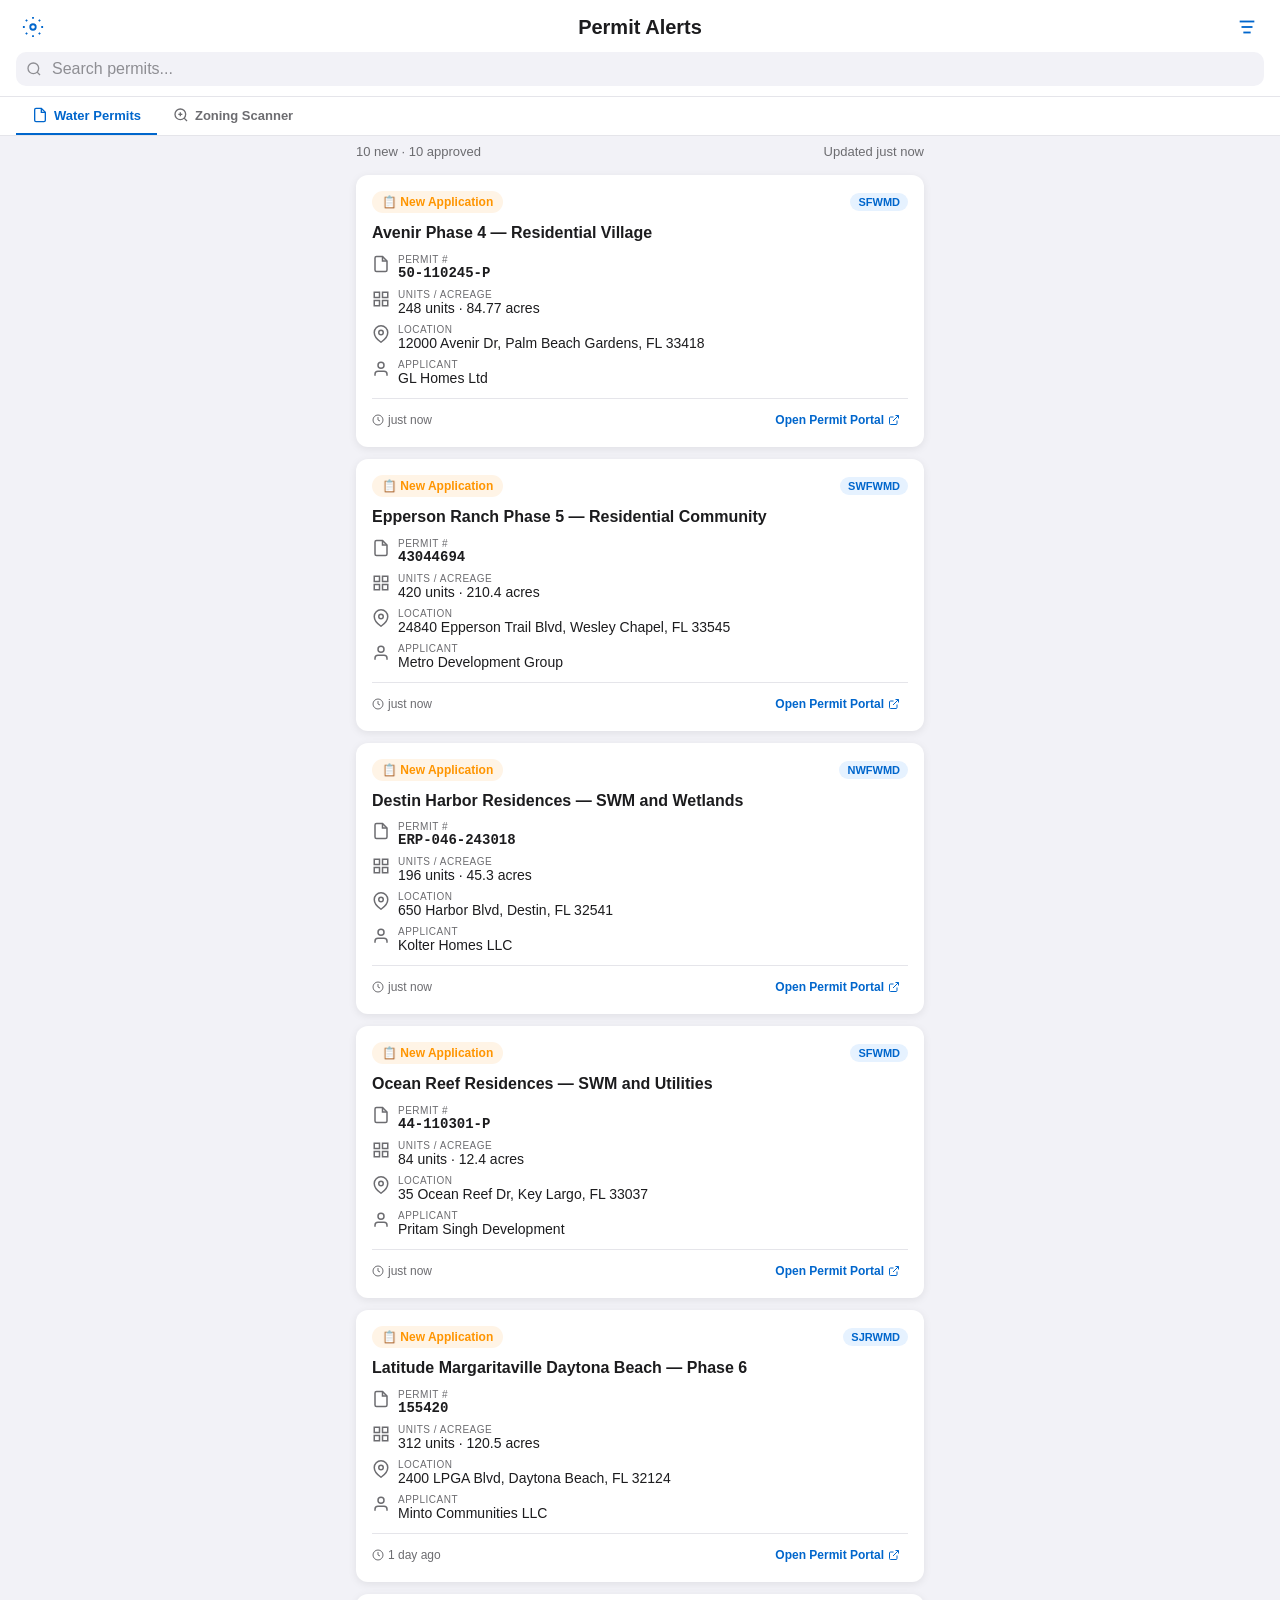
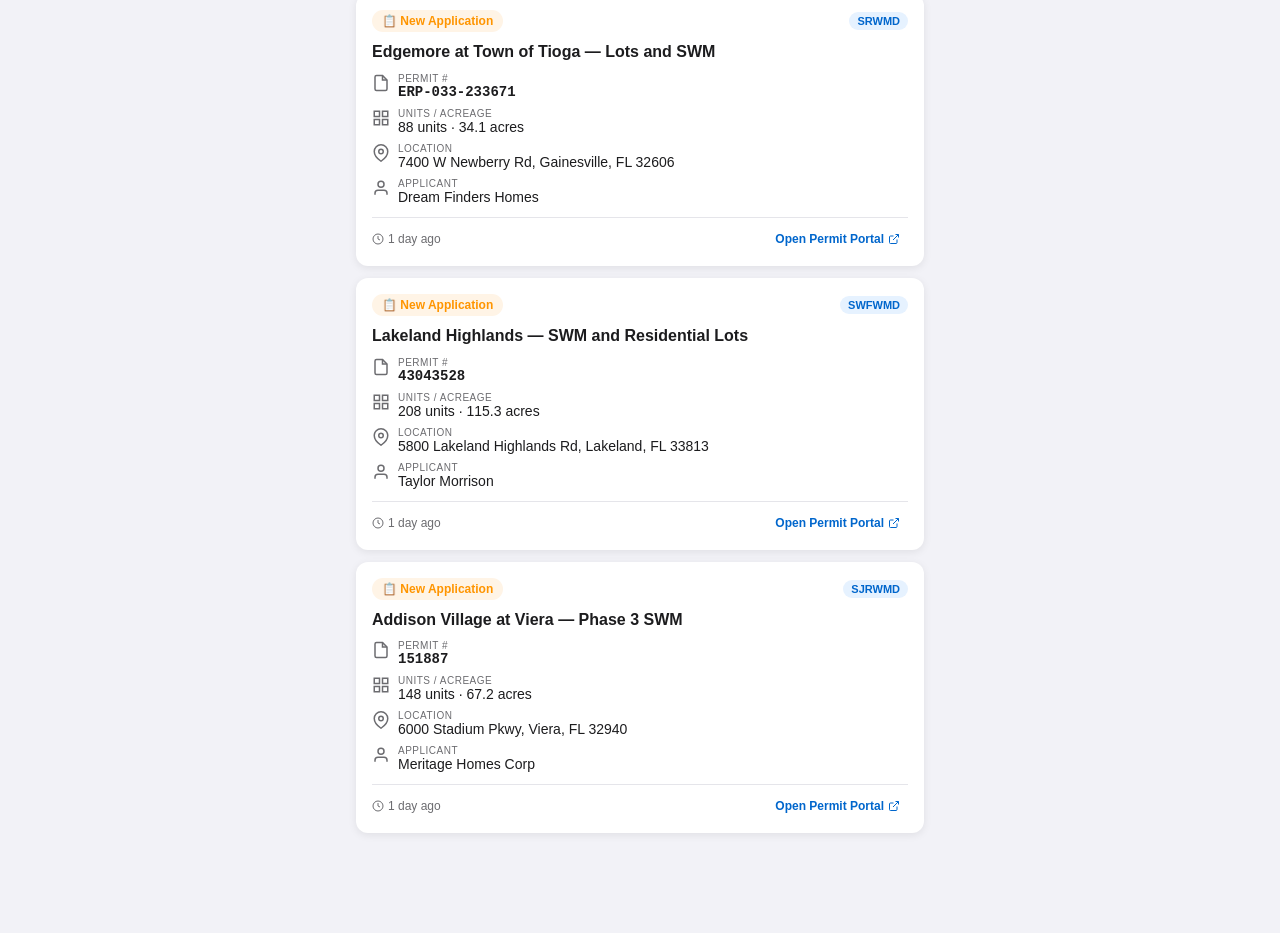
<file: index.html>
<!DOCTYPE html>
<html lang="en">
<head>
    <meta charset="UTF-8">
    <meta name="viewport" content="width=device-width, initial-scale=1.0, viewport-fit=cover">
    <meta name="apple-mobile-web-app-capable" content="yes">
    <meta name="apple-mobile-web-app-status-bar-style" content="black-translucent">
    <meta name="apple-mobile-web-app-title" content="FL Permits">
    <meta name="theme-color" content="#0066cc">
    <meta name="description" content="Track Florida residential water management district permits">

    <title>FL Water Permit Tracker</title>

    <link rel="manifest" href="manifest.json">
    <link rel="apple-touch-icon" href="icons/icon-192.png">
    <link rel="stylesheet" href="css/styles.css">
</head>
<body>
    <!-- App Shell -->
    <div id="app">
        <!-- Header -->
        <header class="app-header">
            <div class="header-content">
                <div class="header-left">
                    <button id="settings-btn" class="icon-btn" aria-label="Settings">
                        <svg width="22" height="22" viewBox="0 0 24 24" fill="none" stroke="currentColor" stroke-width="2">
                            <circle cx="12" cy="12" r="3"/><path d="M12 1v2M12 21v2M4.22 4.22l1.42 1.42M18.36 18.36l1.42 1.42M1 12h2M21 12h2M4.22 19.78l1.42-1.42M18.36 5.64l1.42-1.42"/>
                        </svg>
                    </button>
                </div>
                <h1 class="header-title">Permit Alerts</h1>
                <div class="header-right">
                    <button id="filter-btn" class="icon-btn" aria-label="Filter">
                        <svg width="22" height="22" viewBox="0 0 24 24" fill="none" stroke="currentColor" stroke-width="2">
                            <line x1="4" y1="6" x2="20" y2="6"/><line x1="6" y1="12" x2="18" y2="12"/><line x1="8" y1="18" x2="16" y2="18"/>
                        </svg>
                        <span id="filter-badge" class="filter-badge hidden">0</span>
                    </button>
                </div>
            </div>
            <!-- Search Bar -->
            <div class="search-container">
                <svg class="search-icon" width="16" height="16" viewBox="0 0 24 24" fill="none" stroke="currentColor" stroke-width="2">
                    <circle cx="11" cy="11" r="8"/><line x1="21" y1="21" x2="16.65" y2="16.65"/>
                </svg>
                <input type="search" id="search-input" class="search-input" placeholder="Search permits...">
            </div>
        </header>

        <!-- Nav Bar -->
        <nav class="nav-bar">
            <a href="index.html" class="nav-link active">
                <svg width="16" height="16" viewBox="0 0 24 24" fill="none" stroke="currentColor" stroke-width="2">
                    <path d="M14 2H6a2 2 0 0 0-2 2v16a2 2 0 0 0 2 2h12a2 2 0 0 0 2-2V8z"/><polyline points="14 2 14 8 20 8"/>
                </svg>
                Water Permits
            </a>
            <a href="scanner.html" class="nav-link">
                <svg width="16" height="16" viewBox="0 0 24 24" fill="none" stroke="currentColor" stroke-width="2">
                    <circle cx="11" cy="11" r="8"/><line x1="21" y1="21" x2="16.65" y2="16.65"/>
                    <line x1="11" y1="8" x2="11" y2="14"/><line x1="8" y1="11" x2="14" y2="11"/>
                </svg>
                Zoning Scanner
            </a>
        </nav>

        <!-- Summary Bar -->
        <div id="summary-bar" class="summary-bar">
            <span id="summary-text" class="summary-text"></span>
            <span id="update-time" class="update-time"></span>
        </div>

        <!-- Active Filters Bar -->
        <div id="active-filters" class="active-filters hidden">
            <span class="filter-info">
                <svg width="14" height="14" viewBox="0 0 24 24" fill="none" stroke="currentColor" stroke-width="2">
                    <line x1="4" y1="6" x2="20" y2="6"/><line x1="6" y1="12" x2="18" y2="12"/><line x1="8" y1="18" x2="16" y2="18"/>
                </svg>
                <span id="filter-count-text"></span>
            </span>
            <button id="clear-filters-btn" class="clear-filters-btn">Clear</button>
        </div>

        <!-- Main Permit Feed -->
        <main id="permit-feed" class="permit-feed">
            <!-- Cards injected here -->
        </main>

        <!-- Loading Spinner -->
        <div id="loading-spinner" class="loading-spinner">
            <div class="spinner"></div>
            <p>Loading permits...</p>
        </div>

        <!-- Load More Spinner -->
        <div id="load-more" class="load-more hidden">
            <div class="spinner small"></div>
        </div>

        <!-- End of List -->
        <div id="end-of-list" class="end-of-list hidden">
            All permits loaded
        </div>

        <!-- Empty State -->
        <div id="empty-state" class="empty-state hidden">
            <svg width="48" height="48" viewBox="0 0 24 24" fill="none" stroke="#999" stroke-width="1.5">
                <circle cx="11" cy="11" r="8"/><line x1="21" y1="21" x2="16.65" y2="16.65"/>
            </svg>
            <h3>No permits match your filters</h3>
            <p>Try adjusting your filter criteria or search terms.</p>
            <button id="reset-filters-btn" class="btn-secondary">Reset Filters</button>
        </div>
    </div>

    <!-- Detail Modal -->
    <div id="detail-modal" class="modal hidden">
        <div class="modal-content">
            <div class="modal-header">
                <button id="detail-back-btn" class="icon-btn" aria-label="Back">
                    <svg width="22" height="22" viewBox="0 0 24 24" fill="none" stroke="currentColor" stroke-width="2">
                        <polyline points="15 18 9 12 15 6"/>
                    </svg>
                </button>
                <h2 class="modal-title">Permit Details</h2>
                <div style="width:36px"></div>
            </div>
            <div id="detail-body" class="modal-body">
                <!-- Injected by JS -->
            </div>
        </div>
    </div>

    <!-- Filter Modal -->
    <div id="filter-modal" class="modal hidden">
        <div class="modal-content">
            <div class="modal-header">
                <div style="width:50px"></div>
                <h2 class="modal-title">Filters</h2>
                <button id="filter-done-btn" class="text-btn">Done</button>
            </div>
            <div class="modal-body" id="filter-body">
                <!-- Districts -->
                <div class="filter-section">
                    <h3 class="filter-section-title">Water Management Districts</h3>
                    <div id="district-filters"></div>
                </div>
                <!-- Statuses -->
                <div class="filter-section">
                    <h3 class="filter-section-title">Permit Status</h3>
                    <div id="status-filters"></div>
                </div>
                <!-- Sort -->
                <div class="filter-section">
                    <h3 class="filter-section-title">Sort Order</h3>
                    <div id="sort-options"></div>
                </div>
                <!-- Reset -->
                <div class="filter-section">
                    <button id="reset-all-btn" class="btn-destructive">Reset All Filters</button>
                </div>
            </div>
        </div>
    </div>

    <!-- Settings Modal -->
    <div id="settings-modal" class="modal hidden">
        <div class="modal-content">
            <div class="modal-header">
                <div style="width:50px"></div>
                <h2 class="modal-title">Settings</h2>
                <button id="settings-done-btn" class="text-btn">Done</button>
            </div>
            <div class="modal-body">
                <div class="filter-section">
                    <h3 class="filter-section-title">Notifications</h3>
                    <div class="toggle-row">
                        <span>Daily Update Alerts</span>
                        <label class="toggle">
                            <input type="checkbox" id="notif-toggle" checked>
                            <span class="toggle-slider"></span>
                        </label>
                    </div>
                    <p class="setting-hint" id="notif-hint">Updates daily at 4:00 PM EST</p>
                </div>
                <div class="filter-section">
                    <h3 class="filter-section-title">Water Management Districts</h3>
                    <div id="district-links"></div>
                </div>
                <div class="filter-section">
                    <h3 class="filter-section-title">About</h3>
                    <div class="info-row"><span>Version</span><span class="secondary">1.0.0</span></div>
                    <div class="info-row"><span>Data Source</span><span class="secondary">FL Water Mgmt Districts</span></div>
                </div>
            </div>
        </div>
    </div>

    <script src="js/data.js"></script>
    <script src="js/app.js"></script>
</body>
</html>
</file>
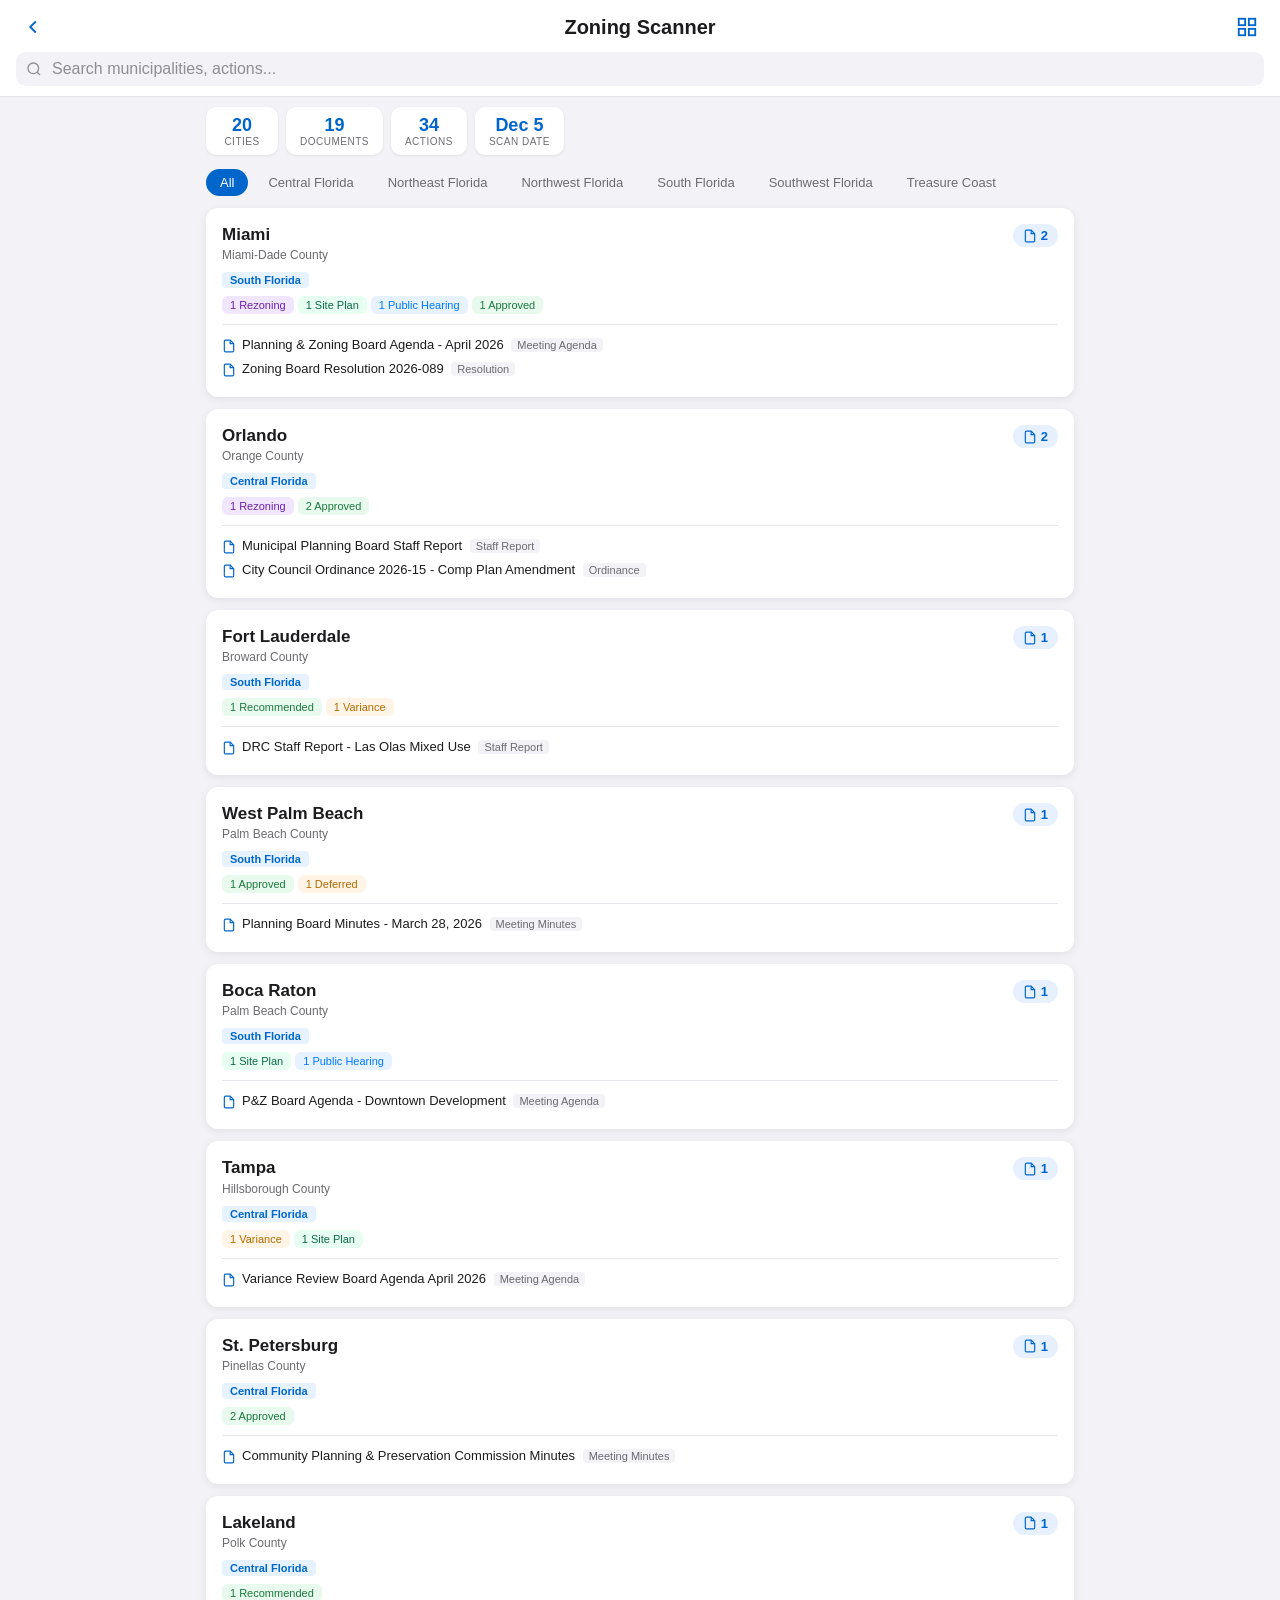
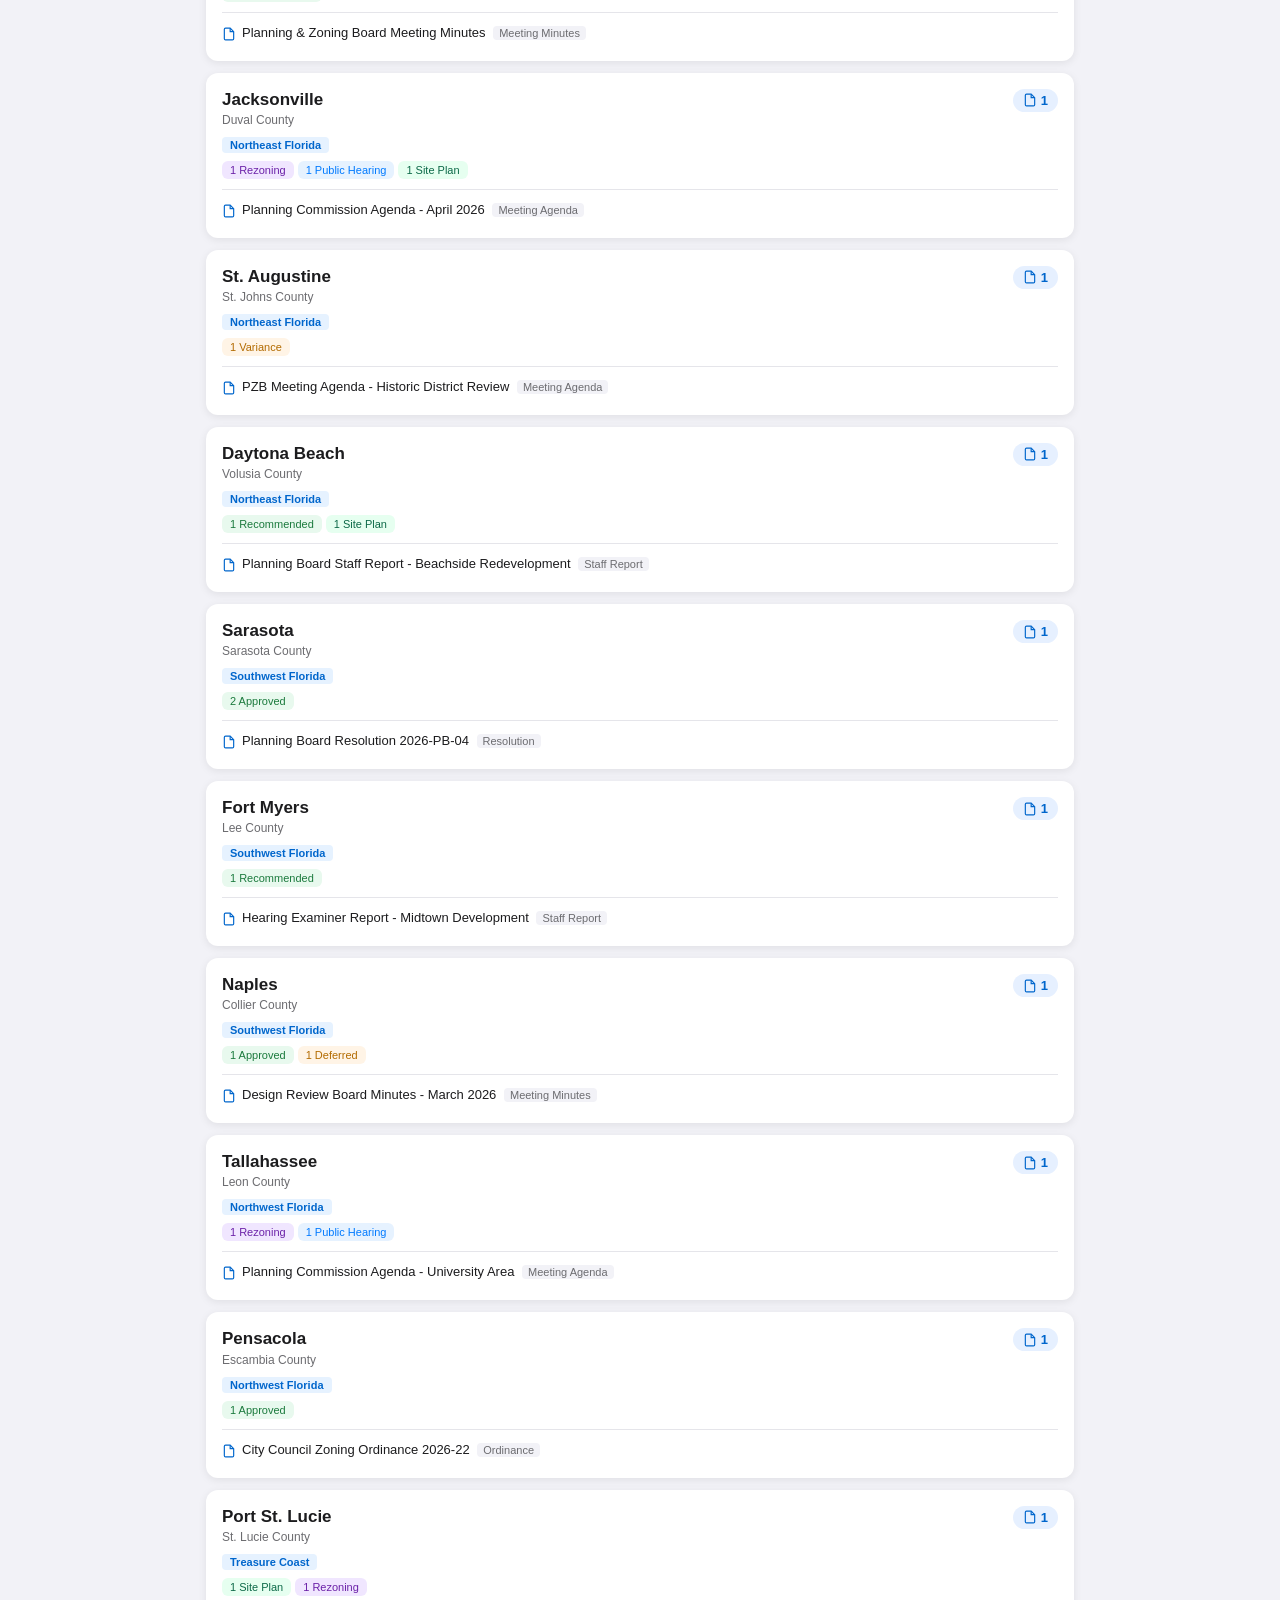
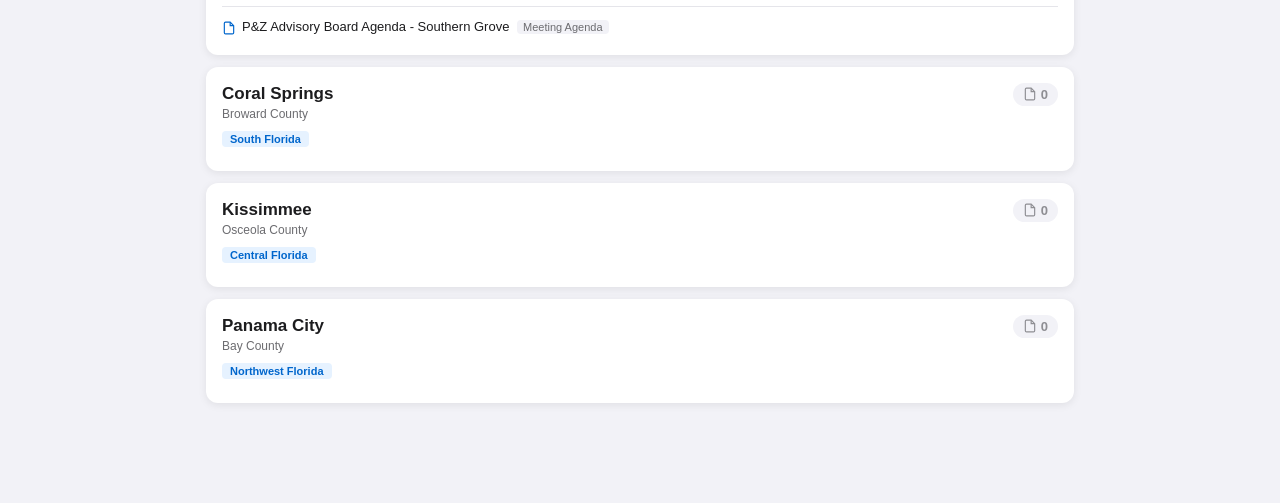
<file: scanner.html>
<!DOCTYPE html>
<html lang="en">
<head>
    <meta charset="UTF-8">
    <meta name="viewport" content="width=device-width, initial-scale=1.0, viewport-fit=cover">
    <meta name="apple-mobile-web-app-capable" content="yes">
    <meta name="apple-mobile-web-app-status-bar-style" content="black-translucent">
    <meta name="apple-mobile-web-app-title" content="FL Zoning">
    <meta name="theme-color" content="#0066cc">
    <meta name="description" content="Daily Florida municipal planning and zoning approval scanner">

    <title>FL Municipal Zoning Scanner</title>

    <link rel="manifest" href="manifest.json">
    <link rel="apple-touch-icon" href="icons/icon-192.png">
    <link rel="stylesheet" href="css/styles.css">
    <link rel="stylesheet" href="css/scanner.css">
</head>
<body>
    <div id="app">
        <!-- Header -->
        <header class="app-header">
            <div class="header-content">
                <div class="header-left">
                    <a href="index.html" class="icon-btn" aria-label="Back to Permits">
                        <svg width="22" height="22" viewBox="0 0 24 24" fill="none" stroke="currentColor" stroke-width="2">
                            <polyline points="15 18 9 12 15 6"/>
                        </svg>
                    </a>
                </div>
                <h1 class="header-title">Zoning Scanner</h1>
                <div class="header-right">
                    <button id="view-toggle-btn" class="icon-btn" aria-label="Toggle view">
                        <svg width="22" height="22" viewBox="0 0 24 24" fill="none" stroke="currentColor" stroke-width="2">
                            <rect x="3" y="3" width="7" height="7"/><rect x="14" y="3" width="7" height="7"/>
                            <rect x="3" y="14" width="7" height="7"/><rect x="14" y="14" width="7" height="7"/>
                        </svg>
                    </button>
                </div>
            </div>
            <!-- Search Bar -->
            <div class="search-container">
                <svg class="search-icon" width="16" height="16" viewBox="0 0 24 24" fill="none" stroke="currentColor" stroke-width="2">
                    <circle cx="11" cy="11" r="8"/><line x1="21" y1="21" x2="16.65" y2="16.65"/>
                </svg>
                <input type="search" id="search-input" class="search-input" placeholder="Search municipalities, actions...">
            </div>
        </header>

        <!-- Summary Stats Bar -->
        <div id="stats-bar" class="scanner-stats-bar">
            <div class="stat-pill">
                <span class="stat-number" id="stat-municipalities">--</span>
                <span class="stat-label">Cities</span>
            </div>
            <div class="stat-pill">
                <span class="stat-number" id="stat-documents">--</span>
                <span class="stat-label">Documents</span>
            </div>
            <div class="stat-pill">
                <span class="stat-number" id="stat-actions">--</span>
                <span class="stat-label">Actions</span>
            </div>
            <div class="stat-pill">
                <span class="stat-number" id="stat-date">--</span>
                <span class="stat-label">Scan Date</span>
            </div>
        </div>

        <!-- Region Filter Tabs -->
        <div id="region-tabs" class="region-tabs">
            <button class="region-tab active" data-region="all">All</button>
        </div>

        <!-- Main Content -->
        <main id="scanner-feed" class="scanner-feed">
            <!-- Cards injected here -->
        </main>

        <!-- Loading Spinner -->
        <div id="loading-spinner" class="loading-spinner">
            <div class="spinner"></div>
            <p>Loading scan results...</p>
        </div>

        <!-- Empty State -->
        <div id="empty-state" class="empty-state hidden">
            <svg width="48" height="48" viewBox="0 0 24 24" fill="none" stroke="#999" stroke-width="1.5">
                <path d="M14 2H6a2 2 0 0 0-2 2v16a2 2 0 0 0 2 2h12a2 2 0 0 0 2-2V8z"/>
                <polyline points="14 2 14 8 20 8"/>
                <line x1="16" y1="13" x2="8" y2="13"/>
                <line x1="16" y1="17" x2="8" y2="17"/>
            </svg>
            <h3>No results found</h3>
            <p>Try adjusting your search or region filter.</p>
        </div>
    </div>

    <!-- Document Detail Modal -->
    <div id="detail-modal" class="modal hidden">
        <div class="modal-content">
            <div class="modal-header">
                <button id="detail-back-btn" class="icon-btn" aria-label="Back">
                    <svg width="22" height="22" viewBox="0 0 24 24" fill="none" stroke="currentColor" stroke-width="2">
                        <polyline points="15 18 9 12 15 6"/>
                    </svg>
                </button>
                <h2 class="modal-title">Municipality Details</h2>
                <div style="width:36px"></div>
            </div>
            <div id="detail-body" class="modal-body">
                <!-- Injected by JS -->
            </div>
        </div>
    </div>

    <script src="js/scanner-data.js"></script>
    <script src="js/scanner-app.js"></script>
</body>
</html>
</file>
<file: css/styles.css>
/* ========================================
   FL Water Permit Tracker - PWA Styles
   ======================================== */

:root {
    --primary: #0066cc;
    --primary-light: #e6f0ff;
    --green: #34c759;
    --green-light: #e8f9ee;
    --orange: #ff9500;
    --orange-light: #fff4e6;
    --red: #ff3b30;
    --red-light: #ffe8e6;
    --blue: #007aff;
    --blue-light: #e6f2ff;
    --gray: #8e8e93;
    --gray-light: #f2f2f7;
    --gray-medium: #c7c7cc;
    --text-primary: #1c1c1e;
    --text-secondary: #6c6c70;
    --bg: #f2f2f7;
    --card-bg: #ffffff;
    --header-bg: #ffffff;
    --divider: #e5e5ea;
    --shadow: rgba(0,0,0,0.08);
    --radius: 12px;
    --safe-top: env(safe-area-inset-top, 0px);
    --safe-bottom: env(safe-area-inset-bottom, 0px);
}

@media (prefers-color-scheme: dark) {
    :root {
        --text-primary: #f5f5f7;
        --text-secondary: #98989d;
        --bg: #000000;
        --card-bg: #1c1c1e;
        --header-bg: #1c1c1e;
        --divider: #38383a;
        --shadow: rgba(0,0,0,0.3);
        --gray-light: #2c2c2e;
        --primary-light: #1a3352;
        --green-light: #1a3326;
        --orange-light: #332a1a;
        --red-light: #331a1a;
        --blue-light: #1a2a3d;
    }
}

* {
    margin: 0;
    padding: 0;
    box-sizing: border-box;
    -webkit-tap-highlight-color: transparent;
}

body {
    font-family: -apple-system, BlinkMacSystemFont, 'SF Pro Text', 'Helvetica Neue', sans-serif;
    background: var(--bg);
    color: var(--text-primary);
    -webkit-font-smoothing: antialiased;
    overflow-x: hidden;
}

/* ---- Header ---- */

.app-header {
    position: sticky;
    top: 0;
    z-index: 100;
    background: var(--header-bg);
    padding-top: var(--safe-top);
    border-bottom: 1px solid var(--divider);
}

.header-content {
    display: flex;
    align-items: center;
    justify-content: space-between;
    padding: 10px 16px 8px;
}

.header-title {
    font-size: 20px;
    font-weight: 700;
}

.header-left, .header-right {
    width: 40px;
    display: flex;
    align-items: center;
}

.header-right {
    justify-content: flex-end;
}

.icon-btn {
    background: none;
    border: none;
    color: var(--primary);
    cursor: pointer;
    padding: 6px;
    border-radius: 8px;
    position: relative;
    display: flex;
    align-items: center;
    justify-content: center;
}

.icon-btn:active {
    background: var(--gray-light);
}

.text-btn {
    background: none;
    border: none;
    color: var(--primary);
    font-size: 16px;
    font-weight: 600;
    cursor: pointer;
    padding: 6px 12px;
}

.filter-badge {
    position: absolute;
    top: 2px;
    right: 2px;
    width: 8px;
    height: 8px;
    background: var(--red);
    border-radius: 50%;
}

/* ---- Nav Bar ---- */

.nav-bar {
    display: flex;
    background: var(--header-bg);
    border-bottom: 1px solid var(--divider);
    padding: 0 16px;
    gap: 0;
}

.nav-link {
    display: flex;
    align-items: center;
    gap: 6px;
    padding: 10px 16px;
    font-size: 13px;
    font-weight: 600;
    color: var(--text-secondary);
    text-decoration: none;
    border-bottom: 2px solid transparent;
    transition: color 0.2s, border-color 0.2s;
}

.nav-link:hover {
    color: var(--primary);
}

.nav-link.active {
    color: var(--primary);
    border-bottom-color: var(--primary);
}

.nav-link svg {
    flex-shrink: 0;
}

/* ---- Search ---- */

.search-container {
    position: relative;
    padding: 0 16px 10px;
}

.search-icon {
    position: absolute;
    left: 26px;
    top: 50%;
    transform: translateY(calc(-50% - 5px));
    color: var(--gray);
}

.search-input {
    width: 100%;
    padding: 8px 12px 8px 36px;
    border: none;
    border-radius: 10px;
    background: var(--gray-light);
    font-size: 16px;
    color: var(--text-primary);
    outline: none;
    -webkit-appearance: none;
}

.search-input::placeholder {
    color: var(--gray);
}

/* ---- Summary Bar ---- */

.summary-bar {
    display: flex;
    justify-content: space-between;
    align-items: center;
    padding: 8px 16px;
    font-size: 13px;
    color: var(--text-secondary);
}

.active-filters {
    display: flex;
    align-items: center;
    justify-content: space-between;
    padding: 6px 16px;
    background: var(--blue-light);
    font-size: 13px;
    color: var(--primary);
}

.filter-info {
    display: flex;
    align-items: center;
    gap: 6px;
}

.clear-filters-btn {
    background: none;
    border: none;
    color: var(--primary);
    font-size: 13px;
    font-weight: 600;
    cursor: pointer;
}

/* ---- Permit Feed ---- */

.permit-feed {
    padding: 8px 16px 100px;
    display: flex;
    flex-direction: column;
    gap: 12px;
}

/* ---- Permit Card ---- */

.permit-card {
    background: var(--card-bg);
    border-radius: var(--radius);
    padding: 16px;
    box-shadow: 0 2px 8px var(--shadow);
    cursor: pointer;
    transition: transform 0.15s ease;
}

.permit-card:active {
    transform: scale(0.98);
}

.card-header {
    display: flex;
    justify-content: space-between;
    align-items: center;
    margin-bottom: 10px;
}

.status-badge {
    display: inline-flex;
    align-items: center;
    gap: 4px;
    padding: 4px 10px;
    border-radius: 20px;
    font-size: 12px;
    font-weight: 600;
}

.status-badge.new-application {
    background: var(--orange-light);
    color: var(--orange);
}

.status-badge.approved {
    background: var(--green-light);
    color: var(--green);
}

.status-badge.under-review {
    background: var(--blue-light);
    color: var(--blue);
}

.status-badge.denied {
    background: var(--red-light);
    color: var(--red);
}

.status-badge.expired {
    background: var(--gray-light);
    color: var(--gray);
}

.district-tag {
    font-size: 11px;
    font-weight: 700;
    padding: 3px 8px;
    border-radius: 20px;
    background: var(--blue-light);
    color: var(--primary);
}

.card-project {
    font-size: 16px;
    font-weight: 600;
    margin-bottom: 10px;
    line-height: 1.3;
}

.card-info {
    display: flex;
    flex-direction: column;
    gap: 8px;
    margin-bottom: 12px;
}

.info-item {
    display: flex;
    align-items: flex-start;
    gap: 8px;
}

.info-item .info-icon {
    width: 18px;
    height: 18px;
    flex-shrink: 0;
    color: var(--text-secondary);
    margin-top: 1px;
}

.info-item .info-content {
    flex: 1;
}

.info-label {
    font-size: 10px;
    text-transform: uppercase;
    color: var(--text-secondary);
    letter-spacing: 0.5px;
}

.info-value {
    font-size: 14px;
    color: var(--text-primary);
}

.card-divider {
    border: none;
    border-top: 1px solid var(--divider);
    margin: 0 0 10px;
}

.card-footer {
    display: flex;
    justify-content: space-between;
    align-items: center;
}

.card-date {
    font-size: 12px;
    color: var(--text-secondary);
    display: flex;
    align-items: center;
    gap: 4px;
}

.district-link {
    font-size: 12px;
    font-weight: 600;
    color: var(--primary);
    text-decoration: none;
    display: flex;
    align-items: center;
    gap: 4px;
    padding: 4px 8px;
    border-radius: 6px;
    background: none;
    border: none;
    cursor: pointer;
}

.district-link:active {
    background: var(--primary-light);
}

/* ---- Loading / Empty States ---- */

.loading-spinner {
    display: flex;
    flex-direction: column;
    align-items: center;
    justify-content: center;
    padding: 60px 20px;
    color: var(--text-secondary);
    font-size: 14px;
    gap: 16px;
}

.spinner {
    width: 32px;
    height: 32px;
    border: 3px solid var(--gray-light);
    border-top-color: var(--primary);
    border-radius: 50%;
    animation: spin 0.8s linear infinite;
}

.spinner.small {
    width: 24px;
    height: 24px;
    border-width: 2px;
}

@keyframes spin {
    to { transform: rotate(360deg); }
}

.load-more {
    display: flex;
    justify-content: center;
    padding: 20px;
}

.end-of-list {
    text-align: center;
    padding: 20px;
    font-size: 13px;
    color: var(--text-secondary);
}

.empty-state {
    display: flex;
    flex-direction: column;
    align-items: center;
    text-align: center;
    padding: 60px 20px;
    gap: 12px;
    color: var(--text-secondary);
}

.empty-state h3 {
    color: var(--text-primary);
    font-size: 18px;
}

.empty-state p {
    font-size: 14px;
}

/* ---- Buttons ---- */

.btn-secondary {
    padding: 10px 20px;
    border: 1.5px solid var(--primary);
    border-radius: 10px;
    background: none;
    color: var(--primary);
    font-size: 15px;
    font-weight: 600;
    cursor: pointer;
    margin-top: 8px;
}

.btn-primary {
    display: flex;
    align-items: center;
    justify-content: center;
    gap: 8px;
    width: 100%;
    padding: 14px;
    border: none;
    border-radius: var(--radius);
    background: var(--primary);
    color: white;
    font-size: 16px;
    font-weight: 600;
    cursor: pointer;
}

.btn-primary:active {
    opacity: 0.85;
}

.btn-destructive {
    width: 100%;
    padding: 12px;
    border: none;
    border-radius: 10px;
    background: none;
    color: var(--red);
    font-size: 16px;
    font-weight: 500;
    cursor: pointer;
    text-align: center;
}

/* ---- Modals ---- */

.modal {
    position: fixed;
    inset: 0;
    z-index: 200;
    background: var(--bg);
    transform: translateX(100%);
    transition: transform 0.3s cubic-bezier(0.25, 0.46, 0.45, 0.94);
    overflow: hidden;
}

.modal.visible {
    transform: translateX(0);
}

.modal-content {
    height: 100%;
    display: flex;
    flex-direction: column;
}

.modal-header {
    display: flex;
    align-items: center;
    justify-content: space-between;
    padding: 10px 16px;
    padding-top: calc(10px + var(--safe-top));
    background: var(--header-bg);
    border-bottom: 1px solid var(--divider);
    min-height: 50px;
}

.modal-title {
    font-size: 18px;
    font-weight: 600;
}

.modal-body {
    flex: 1;
    overflow-y: auto;
    -webkit-overflow-scrolling: touch;
    padding-bottom: calc(20px + var(--safe-bottom));
}

/* ---- Detail View ---- */

.detail-header-card {
    background: var(--gray-light);
    border-radius: var(--radius);
    padding: 16px;
    margin: 16px;
}

.detail-project-name {
    font-size: 20px;
    font-weight: 700;
    margin: 8px 0 4px;
}

.detail-app-number {
    font-size: 14px;
    color: var(--text-secondary);
}

.detail-district-name {
    font-size: 12px;
    color: var(--text-secondary);
    text-align: right;
}

.detail-section {
    background: var(--gray-light);
    border-radius: var(--radius);
    padding: 16px;
    margin: 0 16px 12px;
}

.detail-section-title {
    font-size: 15px;
    font-weight: 600;
    margin-bottom: 12px;
}

.detail-row {
    margin-bottom: 10px;
}

.detail-row:last-child {
    margin-bottom: 0;
}

.detail-row .info-label {
    font-size: 11px;
    text-transform: uppercase;
    color: var(--text-secondary);
    letter-spacing: 0.5px;
    margin-bottom: 2px;
}

.detail-row .info-value {
    font-size: 15px;
}

.detail-link-btn {
    margin: 16px;
}

/* ---- Filter View ---- */

.filter-section {
    padding: 16px;
    border-bottom: 1px solid var(--divider);
}

.filter-section-title {
    font-size: 13px;
    font-weight: 600;
    text-transform: uppercase;
    color: var(--text-secondary);
    letter-spacing: 0.5px;
    margin-bottom: 12px;
}

.toggle-row {
    display: flex;
    justify-content: space-between;
    align-items: center;
    padding: 8px 0;
    font-size: 16px;
}

.toggle {
    position: relative;
    display: inline-block;
    width: 51px;
    height: 31px;
    flex-shrink: 0;
}

.toggle input {
    opacity: 0;
    width: 0;
    height: 0;
}

.toggle-slider {
    position: absolute;
    inset: 0;
    background: var(--gray-medium);
    border-radius: 31px;
    transition: 0.3s;
    cursor: pointer;
}

.toggle-slider::before {
    content: '';
    position: absolute;
    width: 27px;
    height: 27px;
    left: 2px;
    bottom: 2px;
    background: white;
    border-radius: 50%;
    transition: 0.3s;
    box-shadow: 0 1px 3px rgba(0,0,0,0.2);
}

.toggle input:checked + .toggle-slider {
    background: var(--green);
}

.toggle input:checked + .toggle-slider::before {
    transform: translateX(20px);
}

.filter-toggle-row {
    display: flex;
    justify-content: space-between;
    align-items: center;
    padding: 10px 0;
    border-bottom: 1px solid var(--divider);
}

.filter-toggle-row:last-child {
    border-bottom: none;
}

.filter-toggle-label {
    display: flex;
    flex-direction: column;
    gap: 2px;
}

.filter-toggle-name {
    font-size: 16px;
}

.filter-toggle-desc {
    font-size: 12px;
    color: var(--text-secondary);
}

.sort-option {
    display: flex;
    align-items: center;
    justify-content: space-between;
    padding: 12px 0;
    border-bottom: 1px solid var(--divider);
    cursor: pointer;
    font-size: 16px;
}

.sort-option:last-child {
    border-bottom: none;
}

.sort-check {
    color: var(--primary);
    font-weight: 700;
    font-size: 18px;
}

/* ---- Settings ---- */

.setting-hint {
    font-size: 13px;
    color: var(--text-secondary);
    margin-top: 4px;
}

.info-row {
    display: flex;
    justify-content: space-between;
    padding: 10px 0;
    font-size: 16px;
    border-bottom: 1px solid var(--divider);
}

.info-row:last-child {
    border-bottom: none;
}

.secondary {
    color: var(--text-secondary);
    font-size: 14px;
}

.district-link-item {
    display: flex;
    justify-content: space-between;
    align-items: center;
    padding: 12px 0;
    border-bottom: 1px solid var(--divider);
    cursor: pointer;
    text-decoration: none;
    color: var(--text-primary);
}

.district-link-item:last-child {
    border-bottom: none;
}

.district-link-item .district-info {
    display: flex;
    flex-direction: column;
    gap: 2px;
}

.district-link-item .district-name {
    font-size: 16px;
    font-weight: 500;
}

.district-link-item .district-full {
    font-size: 12px;
    color: var(--text-secondary);
}

.district-link-item svg {
    color: var(--gray);
    flex-shrink: 0;
}

/* ---- Pull to Refresh ---- */

.pull-indicator {
    text-align: center;
    padding: 10px;
    color: var(--text-secondary);
    font-size: 13px;
    transition: opacity 0.3s;
}

/* ---- Utility ---- */

.hidden {
    display: none !important;
}

/* ---- Responsive ---- */

@media (min-width: 600px) {
    .permit-feed {
        max-width: 600px;
        margin: 0 auto;
    }
    .summary-bar, .active-filters {
        max-width: 600px;
        margin-left: auto;
        margin-right: auto;
    }
}
</file>
<file: css/scanner.css>
/* ========================================
   FL Municipal Zoning Scanner - Styles
   ======================================== */

/* ---- Stats Bar ---- */

.scanner-stats-bar {
    display: flex;
    gap: 8px;
    padding: 10px 16px;
    overflow-x: auto;
    -webkit-overflow-scrolling: touch;
    scrollbar-width: none;
}

.scanner-stats-bar::-webkit-scrollbar {
    display: none;
}

.stat-pill {
    display: flex;
    flex-direction: column;
    align-items: center;
    background: var(--card-bg);
    border-radius: 10px;
    padding: 8px 14px;
    min-width: 72px;
    box-shadow: 0 1px 3px var(--shadow);
    flex-shrink: 0;
}

.stat-pill .stat-number {
    font-size: 18px;
    font-weight: 700;
    color: var(--primary);
}

.stat-pill .stat-label {
    font-size: 10px;
    text-transform: uppercase;
    color: var(--text-secondary);
    letter-spacing: 0.5px;
    white-space: nowrap;
}

/* ---- Region Tabs ---- */

.region-tabs {
    display: flex;
    gap: 6px;
    padding: 4px 16px 8px;
    overflow-x: auto;
    -webkit-overflow-scrolling: touch;
    scrollbar-width: none;
}

.region-tabs::-webkit-scrollbar {
    display: none;
}

.region-tab {
    background: var(--gray-light);
    border: none;
    border-radius: 20px;
    padding: 6px 14px;
    font-size: 13px;
    font-weight: 500;
    color: var(--text-secondary);
    cursor: pointer;
    white-space: nowrap;
    flex-shrink: 0;
    transition: background 0.2s, color 0.2s;
}

.region-tab.active {
    background: var(--primary);
    color: white;
}

.region-tab:active {
    opacity: 0.8;
}

/* ---- Scanner Feed ---- */

.scanner-feed {
    padding: 4px 16px 100px;
    display: flex;
    flex-direction: column;
    gap: 12px;
}

/* ---- Municipality Card ---- */

.muni-card {
    background: var(--card-bg);
    border-radius: var(--radius);
    padding: 16px;
    box-shadow: 0 2px 8px var(--shadow);
    cursor: pointer;
    transition: transform 0.15s ease;
}

.muni-card:active {
    transform: scale(0.98);
}

.muni-card-header {
    display: flex;
    justify-content: space-between;
    align-items: flex-start;
    margin-bottom: 8px;
}

.muni-card-name {
    font-size: 17px;
    font-weight: 600;
    line-height: 1.3;
}

.muni-card-county {
    font-size: 12px;
    color: var(--text-secondary);
    margin-top: 2px;
}

.muni-doc-badge {
    display: flex;
    align-items: center;
    gap: 4px;
    background: var(--primary-light);
    color: var(--primary);
    padding: 4px 10px;
    border-radius: 20px;
    font-size: 13px;
    font-weight: 600;
    flex-shrink: 0;
}

.muni-doc-badge.zero {
    background: var(--gray-light);
    color: var(--gray);
}

.muni-doc-badge svg {
    width: 14px;
    height: 14px;
}

.muni-card-region {
    display: inline-block;
    font-size: 11px;
    font-weight: 600;
    padding: 2px 8px;
    border-radius: 4px;
    background: var(--blue-light);
    color: var(--primary);
    margin-bottom: 8px;
}

.muni-card-summary {
    font-size: 13px;
    color: var(--text-secondary);
    line-height: 1.4;
    margin-bottom: 10px;
}

/* ---- Action Pills ---- */

.action-pills {
    display: flex;
    flex-wrap: wrap;
    gap: 4px;
    margin-bottom: 10px;
}

.action-pill {
    display: inline-flex;
    align-items: center;
    gap: 3px;
    padding: 3px 8px;
    border-radius: 6px;
    font-size: 11px;
    font-weight: 500;
}

.action-pill.approved {
    background: var(--green-light);
    color: #1b7a3d;
}

.action-pill.denied {
    background: var(--red-light);
    color: var(--red);
}

.action-pill.deferred {
    background: var(--orange-light);
    color: #b36b00;
}

.action-pill.hearing {
    background: var(--blue-light);
    color: var(--blue);
}

.action-pill.rezoning {
    background: #f0e6ff;
    color: #6b21a8;
}

.action-pill.site-plan {
    background: #e6fff0;
    color: #0d6948;
}

.action-pill.recommended {
    background: var(--green-light);
    color: #1b7a3d;
}

.action-pill.variance {
    background: var(--orange-light);
    color: #b36b00;
}

@media (prefers-color-scheme: dark) {
    .action-pill.rezoning {
        background: #2d1a4e;
        color: #c084fc;
    }
    .action-pill.site-plan {
        background: #1a332e;
        color: #6ee7b7;
    }
    .action-pill.approved, .action-pill.recommended {
        color: #6ee7b7;
    }
    .action-pill.deferred, .action-pill.variance {
        color: #fbbf24;
    }
}

/* ---- Document List (in card) ---- */

.muni-card-docs {
    list-style: none;
    border-top: 1px solid var(--divider);
    padding-top: 8px;
}

.muni-card-doc-item {
    display: flex;
    align-items: flex-start;
    gap: 6px;
    padding: 4px 0;
    font-size: 13px;
}

.muni-card-doc-item svg {
    flex-shrink: 0;
    color: var(--primary);
    margin-top: 2px;
}

.muni-card-doc-title {
    color: var(--text-primary);
    font-weight: 500;
}

.muni-card-doc-type {
    font-size: 11px;
    color: var(--text-secondary);
    background: var(--gray-light);
    padding: 1px 6px;
    border-radius: 4px;
    margin-left: 4px;
}

/* ---- Detail View Additions ---- */

.detail-muni-header {
    background: linear-gradient(135deg, var(--primary), #004999);
    color: white;
    border-radius: var(--radius);
    padding: 20px;
    margin: 16px;
}

.detail-muni-name {
    font-size: 22px;
    font-weight: 700;
}

.detail-muni-info {
    font-size: 14px;
    opacity: 0.9;
    margin-top: 4px;
}

.detail-muni-stats {
    display: flex;
    gap: 16px;
    margin-top: 16px;
}

.detail-muni-stat {
    text-align: center;
}

.detail-muni-stat-value {
    font-size: 24px;
    font-weight: 700;
}

.detail-muni-stat-label {
    font-size: 11px;
    text-transform: uppercase;
    opacity: 0.8;
}

.detail-doc-card {
    background: var(--card-bg);
    border-radius: var(--radius);
    padding: 16px;
    margin: 0 16px 12px;
    box-shadow: 0 1px 3px var(--shadow);
}

.detail-doc-title {
    font-size: 15px;
    font-weight: 600;
    margin-bottom: 4px;
}

.detail-doc-type-badge {
    display: inline-block;
    font-size: 11px;
    padding: 2px 8px;
    border-radius: 4px;
    background: var(--blue-light);
    color: var(--primary);
    margin-bottom: 10px;
}

.detail-action-item {
    padding: 8px 0;
    border-bottom: 1px solid var(--divider);
}

.detail-action-item:last-child {
    border-bottom: none;
}

.detail-action-type {
    font-size: 12px;
    font-weight: 600;
    text-transform: uppercase;
    letter-spacing: 0.5px;
    margin-bottom: 2px;
}

.detail-action-desc {
    font-size: 14px;
    color: var(--text-primary);
    line-height: 1.4;
}

.detail-extracted {
    margin-top: 10px;
    padding-top: 10px;
    border-top: 1px solid var(--divider);
}

.detail-tag {
    display: inline-block;
    font-size: 12px;
    padding: 2px 8px;
    border-radius: 4px;
    background: var(--gray-light);
    color: var(--text-secondary);
    margin: 2px 2px 2px 0;
    font-family: -apple-system, BlinkMacSystemFont, monospace;
}

/* ---- View Toggle (Grid view) ---- */

.scanner-feed.grid-view {
    display: grid;
    grid-template-columns: repeat(auto-fill, minmax(320px, 1fr));
    gap: 12px;
}

/* ---- Responsive ---- */

@media (min-width: 600px) {
    .scanner-feed {
        max-width: 900px;
        margin: 0 auto;
    }
    .scanner-stats-bar, .region-tabs {
        max-width: 900px;
        margin-left: auto;
        margin-right: auto;
    }
}
</file>
